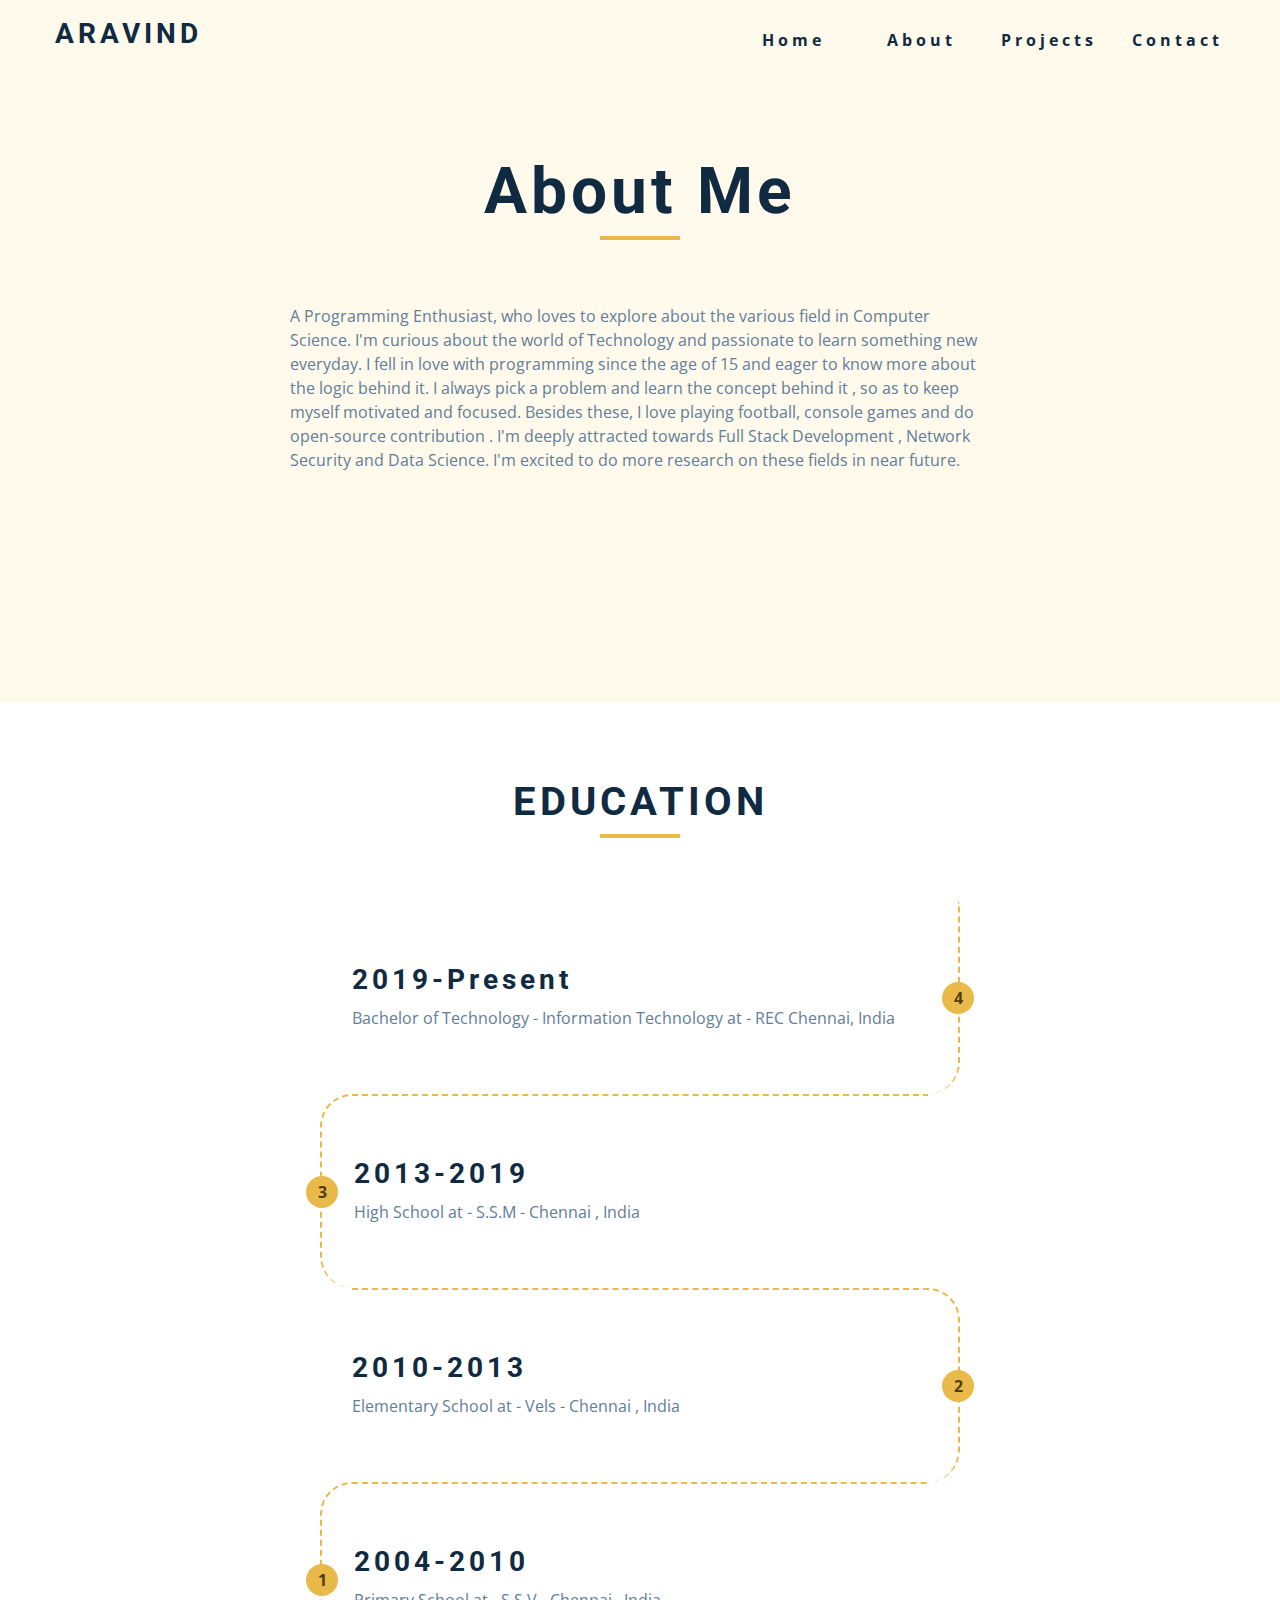
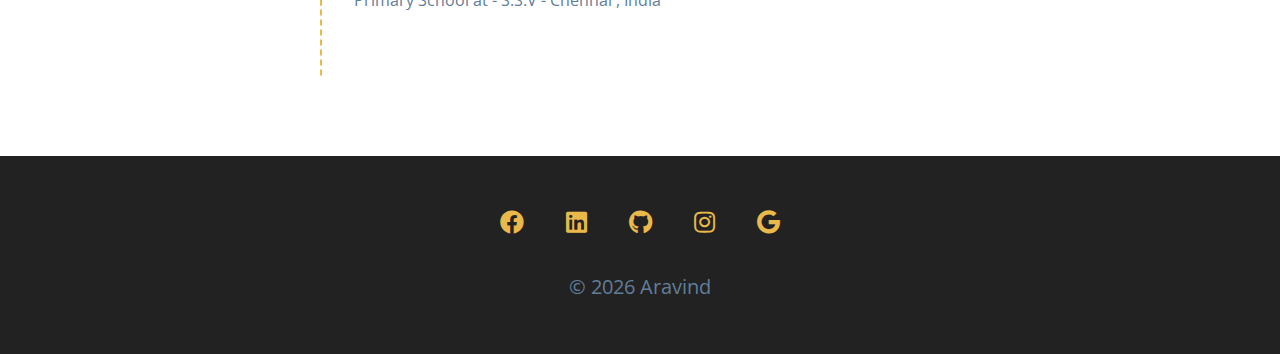
<file: about.html>
<!DOCTYPE html>
<html lang="en">
  <head>
    <meta charset="UTF-8" />
    <meta name="viewport" content="width=device-width, initial-scale=1.0" />
    <title>Aravind || About</title>
    <link
      rel="stylesheet"
      href="./fontawesome-free-5.12.1-web/css/all.min.css"
    />
    <!-- css -->
    <link rel="stylesheet" href="./css/styles.css" />
  </head>

  <body>
    <!-- navbar -->
    <nav class="nav" id="nav">
      <div class="nav-center">
        <!-- nav header -->
        <div class="nav-header">
          <h3>ARAVIND</h3>
          <button class="nav-btn" id="nav-btn">
            <i class="fas fa-bars"></i>
          </button>
        </div>
        <!-- nav links -->
        <ul class="nav-links">
          <li><a href="index.html">home</a></li>
          <li><a href="about.html">about</a></li>
          <li><a href="projects.html">projects</a></li>
          <li><a href="contact.html">contact</a></li>
        </ul>
      </div>
    </nav>
    <!-- end of navbar -->
    <!-- sidebar -->
    <aside class="sidebar" id="sidebar">
      <div>
        <button id="close-btn" class="close-btn">
          <i class="fas fa-times"></i>
        </button>
        <ul class="sidebar-links">
          <li><a href="index.html">home</a></li>
          <li><a href="about.html">about</a></li>
          <li><a href="projects.html">projects</a></li>
          <li><a href="contact.html">contact</a></li>
        </ul>
        <ul class="social-icons">
          <!-- single item -->
          <li>
            <a href="https://www.facebook.com" class="social-icon">
              <i class="fab fa-facebook"></i>
            </a>
          </li>
          <!-- end of single item -->
          <!-- single item -->
          <li>
            <a
              href="https://www.linkedin.com/in/aravind-s1503/"
              class="social-icon"
            >
              <i class="fab fa-linkedin"></i>
            </a>
          </li>
          <!-- end of single item -->
          <!-- single item -->
          <li>
            <a href="https://github.com/avd-s" class="social-icon">
              <i class="fab fa-github"></i>
            </a>
          </li>
          <!-- end of single item -->

          <!-- single item -->
          <li>
            <a href="https://www.instagram.com/avd_sparks/" class="social-icon">
              <i class="fab fa-instagram"></i>
            </a>
          </li>
          <!-- end of single item -->
          <!-- single item -->
          <li>
            <a
              href="mailto:aravinds.1503@gmail.com?Subject=Hello"
              class="social-icon"
            >
              <i class="fab fa-google"></i>
            </a>
          </li>
          <!-- end of single item -->
        </ul>
      </div>
    </aside>
    <!-- end of sidebar -->

    <!-- ############## -->
    <!-- ############## -->
    <!-- ############## -->
    <!-- ############## -->

    <section class="section single-page">
      <!-- section title -->
      <div class="section-title">
        <h1>about me</h1>
        <div class="underline"></div>
      </div>
      <!--end of section title -->
      <div class="section-center page-info">
        <!-- about page -->
        <p>
          A Programming Enthusiast, who loves to explore about the various field
          in Computer Science. I'm curious about the world of Technology and
          passionate to learn something new everyday. I fell in love with
          programming since the age of 15 and eager to know more about the logic
          behind it. I always pick a problem and learn the concept behind it ,
          so as to keep myself motivated and focused. Besides these, I love
          playing football, console games and do open-source contribution . I'm
          deeply attracted towards Full Stack Development , Network Security and
          Data Science. I'm excited to do more research on these fields in near
          future.
        </p>
      </div>
    </section>

    <!-- timeline -->
    <section class="section timeline">
      <!-- section title -->
      <div class="section-title">
        <h2>EDUCATION</h2>
        <div class="underline"></div>
      </div>
      <!--end of section title -->
      <div class="section-center timeline-center">
        <!-- single timeline item -->
        <article class="timeline-item">
          <h3>2019-present</h3>
          <p>
            Bachelor of Technology - Information Technology at - REC Chennai,
            India
          </p>
          <span class="number">
            4
          </span>
        </article>
        <!-- end of  single timeline item -->
        <!-- single timeline item -->
        <article class="timeline-item">
          <h3>2013-2019</h3>
          <p>
            High School at - S.S.M - Chennai , India
          </p>
          <span class="number">
            3
          </span>
        </article>
        <!-- end of  single timeline item -->
        <!-- single timeline item -->
        <article class="timeline-item">
          <h3>2010-2013</h3>
          <p>
            Elementary School at - Vels - Chennai , India
          </p>
          <span class="number">
            2
          </span>
        </article>
        <!-- end of  single timeline item -->
        <!-- single timeline item -->
        <article class="timeline-item">
          <h3>2004-2010</h3>
          <p>
            Primary School at - S.S.V - Chennai , India
          </p>
          <span class="number">
            1
          </span>
        </article>
        <!-- end of  single timeline item -->
      </div>
    </section>
    <!--end of  timeline -->

    <!-- footer -->
    <footer class="footer">
      <ul class="social-icons">
        <!-- single item -->
        <li>
          <a href="https://www.facebook.com" class="social-icon">
            <i class="fab fa-facebook"></i>
          </a>
        </li>
        <!-- end of single item -->
        <!-- single item -->
        <li>
          <a
            href="https://www.linkedin.com/in/aravind-s1503/"
            class="social-icon"
          >
            <i class="fab fa-linkedin"></i>
          </a>
        </li>
        <!-- end of single item -->
        <!-- single item -->
        <li>
          <a href="https://github.com/avd-s" class="social-icon">
            <i class="fab fa-github"></i>
          </a>
        </li>
        <!-- end of single item -->
        <!-- single item -->
        <li>
          <a href="https://www.instagram.com/avd_sparks/" class="social-icon">
            <i class="fab fa-instagram"></i>
          </a>
        </li>
        <!-- end of single item -->
        <!-- single item -->
        <li>
          <a
            href="mailto:aravinds.1503@gmail.com?Subject=Hello"
            class="social-icon"
          >
            <i class="fab fa-google"></i>
          </a>
        </li>
        <!-- end of single item -->
      </ul>

      <p>&copy; <span id="date"></span> Aravind</p>
    </footer>
    <script src="./js/app.js"></script>
  </body>
</html>
</file>
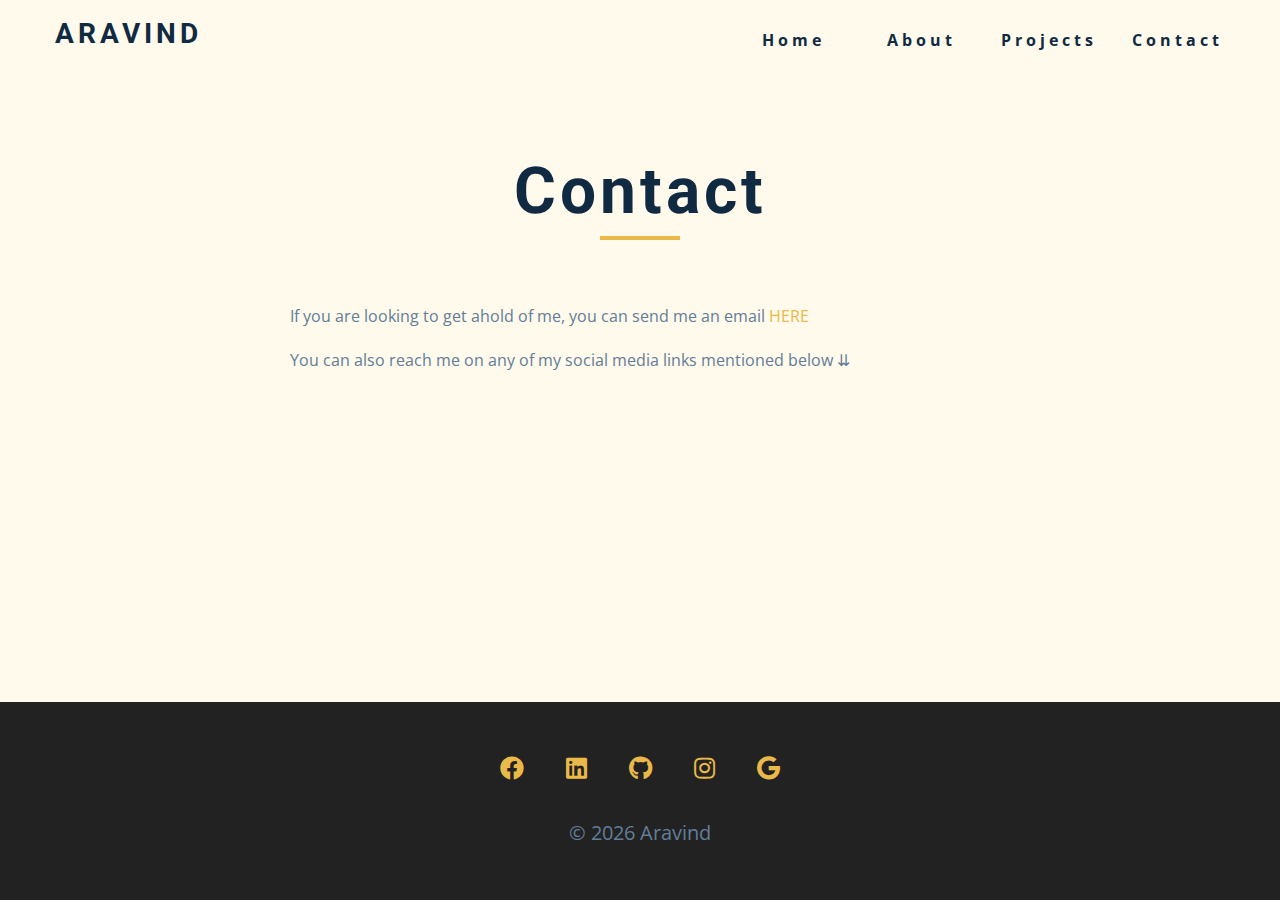
<file: contact.html>
<!DOCTYPE html>
<html lang="en">
  <head>
    <meta charset="UTF-8" />
    <meta name="viewport" content="width=device-width, initial-scale=1.0" />
    <title>Aravind || Contact</title>
    <link
      rel="stylesheet"
      href="./fontawesome-free-5.12.1-web/css/all.min.css"
    />
    <!-- css -->
    <link rel="stylesheet" href="./css/styles.css" />
  </head>

  <body>
    <!-- navbar -->
    <nav class="nav" id="nav">
      <div class="nav-center">
        <!-- nav header -->
        <div class="nav-header">
          <h3>ARAVIND</h3>
          <button class="nav-btn" id="nav-btn">
            <i class="fas fa-bars"></i>
          </button>
        </div>
        <!-- nav links -->
        <ul class="nav-links">
          <li><a href="index.html">home</a></li>
          <li><a href="about.html">about</a></li>
          <li><a href="projects.html">projects</a></li>
          <li><a href="contact.html">contact</a></li>
        </ul>
      </div>
    </nav>
    <!-- end of navbar -->
    <!-- sidebar -->
    <aside class="sidebar" id="sidebar">
      <div>
        <button id="close-btn" class="close-btn">
          <i class="fas fa-times"></i>
        </button>
        <ul class="sidebar-links">
          <li><a href="index.html">home</a></li>
          <li><a href="about.html">about</a></li>
          <li><a href="projects.html">projects</a></li>
          <li><a href="contact.html">contact</a></li>
        </ul>
        <ul class="social-icons">
          <!-- single item -->
          <li>
            <a href="https://www.facebook.com" class="social-icon">
              <i class="fab fa-facebook"></i>
            </a>
          </li>
          <!-- end of single item -->
          <!-- single item -->
          <li>
            <a
              href="https://www.linkedin.com/in/aravind-s1503/"
              class="social-icon"
            >
              <i class="fab fa-linkedin"></i>
            </a>
          </li>
          <!-- end of single item -->
          <!-- single item -->
          <li>
            <a href="https://github.com/avd-s" class="social-icon">
              <i class="fab fa-github"></i>
            </a>
          </li>
          <!-- end of single item -->
          <!-- single item -->
          <li>
            <a href="https://www.instagram.com/avd_sparks/" class="social-icon">
              <i class="fab fa-instagram"></i>
            </a>
          </li>
          <!-- end of single item -->
          <!-- single item -->
          <li>
            <a
              href="mailto:aravinds.1503@gmail.com?Subject=Hello"
              class="social-icon"
            >
              <i class="fab fa-google"></i>
            </a>
          </li>
          <!-- end of single item -->
        </ul>
      </div>
    </aside>
    <!-- end of sidebar -->

    <!-- ############## -->
    <!-- ############## -->
    <!-- ############## -->
    <!-- ############## -->

    <section class="section single-page">
      <!-- section title -->
      <div class="section-title">
        <h1>contact</h1>
        <div class="underline"></div>
      </div>
      <!--end of section title -->
      <div class="section-center page-info">
        <!-- contact page-->
        <p>
          If you are looking to get ahold of me, you can send me an email
          <a href="mailto:aravinds.1503@gmail.com">here</a>
        </p>
        <p>
          You can also reach me on any of my social media links mentioned below
          &#8650;
        </p>
      </div>
    </section>
    <!-- ############## -->
    <!-- ############## -->
    <!-- ############## -->
    <!-- ############## -->

    <!-- footer -->
    <footer class="footer">
      <ul class="social-icons">
        <!-- single item -->
        <li>
          <a href="https://www.facebook.com" class="social-icon">
            <i class="fab fa-facebook"></i>
          </a>
        </li>
        <!-- end of single item -->
        <!-- single item -->
        <li>
          <a
            href="https://www.linkedin.com/in/aravind-s1503/"
            class="social-icon"
          >
            <i class="fab fa-linkedin"></i>
          </a>
        </li>
        <!-- end of single item -->
        <!-- single item -->
        <li>
          <a href="https://github.com/avd-s" class="social-icon">
            <i class="fab fa-github"></i>
          </a>
        </li>
        <!-- end of single item -->
        <!-- single item -->
        <li>
          <a href="https://www.instagram.com/avd_sparks/" class="social-icon">
            <i class="fab fa-instagram"></i>
          </a>
        </li>
        <!-- end of single item -->
        <!-- single item -->
        <li>
          <a
            href="mailto:aravinds.1503@gmail.com?Subject=Hello"
            class="social-icon"
          >
            <i class="fab fa-google"></i>
          </a>
        </li>
        <!-- end of single item -->
      </ul>

      <p>&copy; <span id="date"></span> Aravind</p>
    </footer>
    <script src="./js/app.js"></script>
  </body>
</html>
</file>
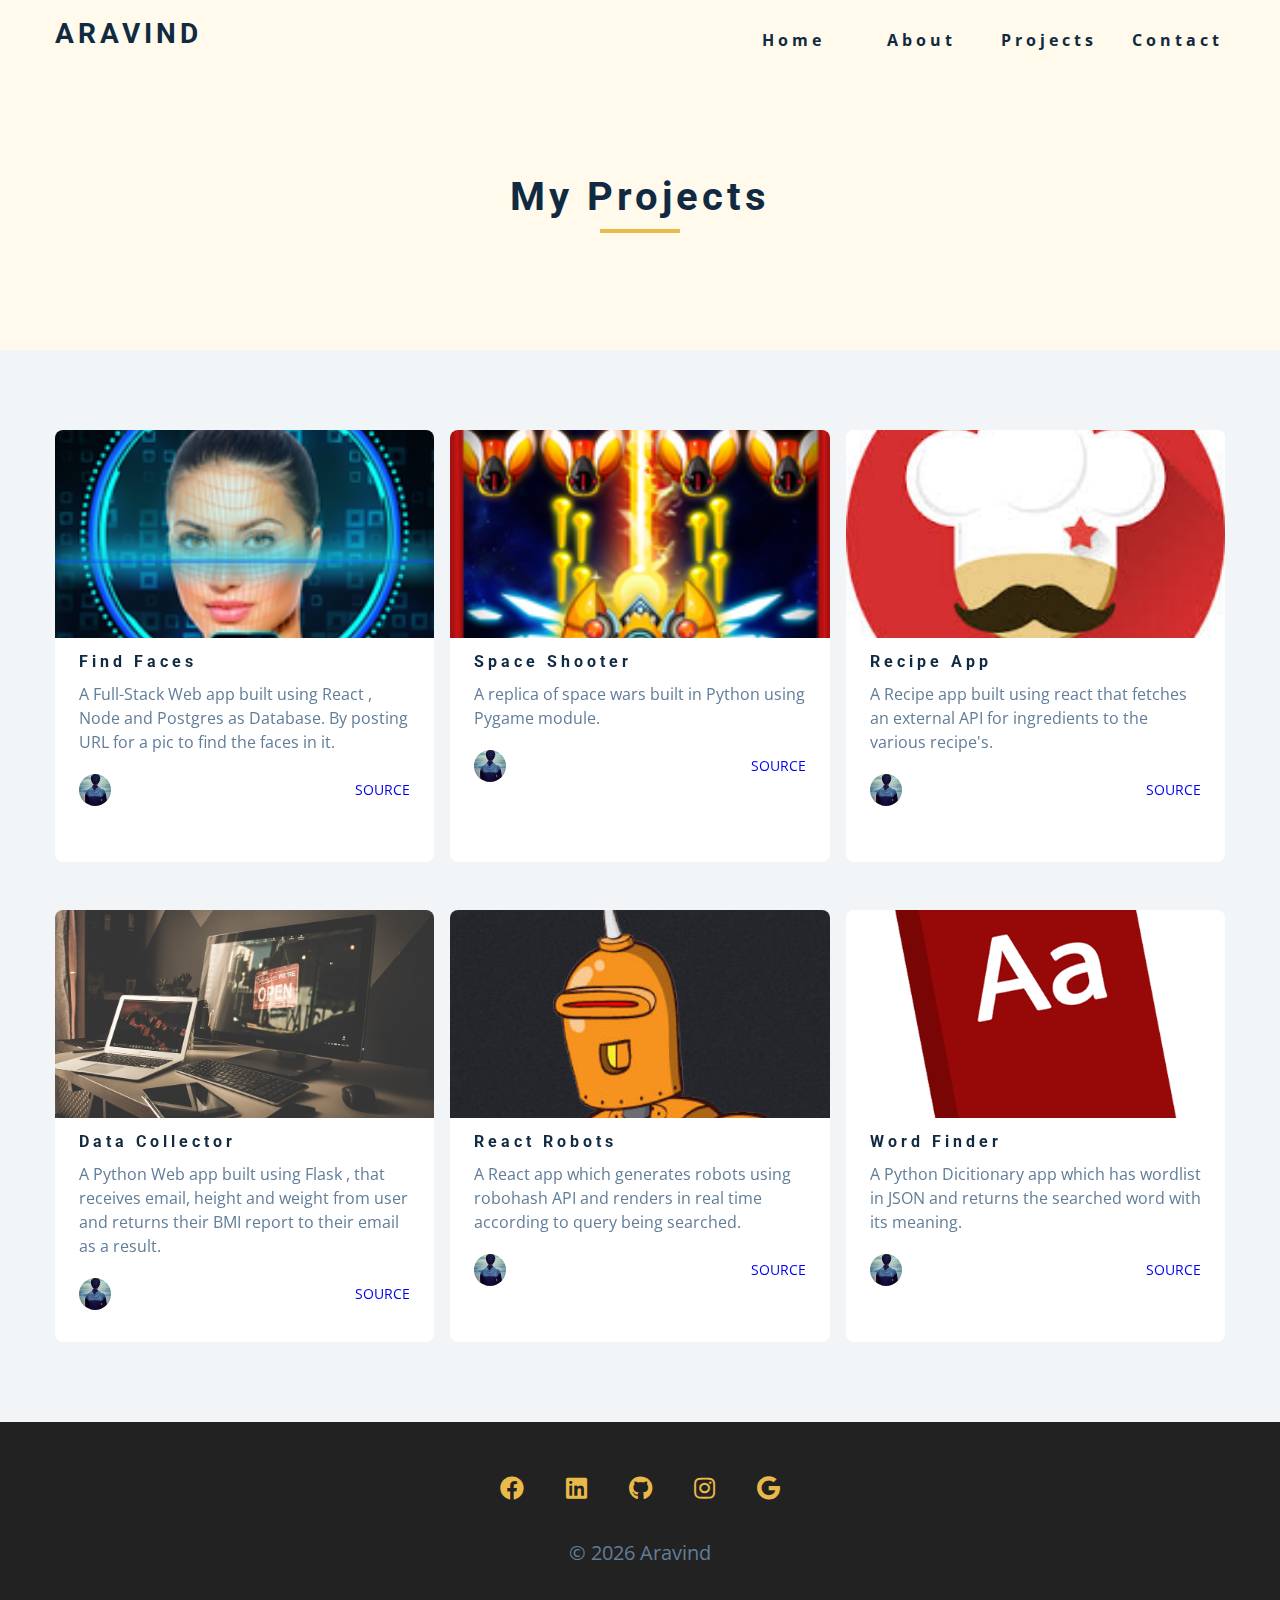
<file: projects.html>
<!DOCTYPE html>
<html lang="en">
  <head>
    <meta charset="UTF-8" />
    <meta name="viewport" content="width=device-width, initial-scale=1.0" />
    <title>Aravind || Projects</title>
    <link
      rel="stylesheet"
      href="./fontawesome-free-5.12.1-web/css/all.min.css"
    />
    <!-- css -->
    <link rel="stylesheet" href="./css/styles.css" />
  </head>

  <body>
    <!-- navbar -->
    <nav class="nav" id="nav">
      <div class="nav-center">
        <!-- nav header -->
        <div class="nav-header">
          <h3>ARAVIND</h3>
          <button class="nav-btn" id="nav-btn">
            <i class="fas fa-bars"></i>
          </button>
        </div>
        <!-- nav links -->
        <ul class="nav-links">
          <li><a href="index.html">home</a></li>
          <li><a href="about.html">about</a></li>
          <li><a href="projects.html">projects</a></li>
          <li><a href="contact.html">contact</a></li>
        </ul>
      </div>
    </nav>
    <!-- end of navbar -->
    <!-- sidebar -->
    <aside class="sidebar" id="sidebar">
      <div>
        <button id="close-btn" class="close-btn">
          <i class="fas fa-times"></i>
        </button>
        <ul class="sidebar-links">
          <li><a href="index.html">home</a></li>
          <li><a href="about.html">about</a></li>
          <li><a href="projects.html">projects</a></li>
          <li><a href="contact.html">contact</a></li>
        </ul>
        <ul class="social-icons">
          <!-- single item -->
          <li>
            <a href="https://www.facebook.com" class="social-icon">
              <i class="fab fa-facebook"></i>
            </a>
          </li>
          <!-- end of single item -->
          <!-- single item -->
          <li>
            <a
              href="https://www.linkedin.com/in/aravind-s1503/"
              class="social-icon"
            >
              <i class="fab fa-linkedin"></i>
            </a>
          </li>
          <!-- end of single item -->
          <!-- single item -->
          <li>
            <a href="https://github.com/avd-s" class="social-icon">
              <i class="fab fa-github"></i>
            </a>
          </li>
          <!-- end of single item -->
          <!-- single item -->
          <li>
            <a href="https://www.instagram.com/avd_sparks/" class="social-icon">
              <i class="fab fa-instagram"></i>
            </a>
          </li>
          <!-- end of single item -->
          <!-- single item -->
          <li>
            <a
              href="mailto:aravinds.1503@gmail.com?Subject=Hello"
              class="social-icon"
            >
              <i class="fab fa-google"></i>
            </a>
          </li>
          <!-- end of single item -->
        </ul>
      </div>
    </aside>
    <!-- end of sidebar -->

    <header class="projects-hero">
      <!-- section title -->
      <div class="section-title">
        <h2>my projects</h2>
        <div class="underline"></div>
      </div>
      <!--end of section title -->
    </header>

    <!-- projects -->

    <section class="section projects">
      <div class="section-center pro-center">
        <!-- single project -->
        <div class="card">
          <!-- front of the card -->
          <div class="card-side card-front">
            <img src="./images/icon.png" alt="" />
            <div class="card-info">
              <h4>find faces</h4>
              <p>
                A Full-Stack Web app built using React , Node and Postgres as
                Database. By posting URL for a pic to find the faces in it.
              </p>
              <div class="card-footer">
                <img src="./images/avd.jpg" alt="author image" />
                <p><a href="https://github.com/avd-s/find-face">source</a></p>
              </div>
            </div>
          </div>
          <!-- card back  -->
          <div class="card-side card-back">
            <a href="https://github.com/avd-s/find-face"
              ><button class="btn">read more</button></a
            >
          </div>
        </div>
        <!-- end of single project -->
        <!-- single project -->
        <div class="card">
          <!-- front of the card -->
          <div class="card-side card-front">
            <img src="./images/com-rocket-space-shooter-icon.jpg" alt="" />
            <div class="card-info">
              <h4>Space Shooter</h4>
              <p>
                A replica of space wars built in Python using Pygame module.
              </p>
              <div class="card-footer">
                <img src="./images/avd.jpg" alt="author image" />
                <p>
                  <a href="https://github.com/avd-s/Space-Shooter">source</a>
                </p>
              </div>
            </div>
          </div>
          <!-- card back  -->
          <div class="card-side card-back">
            <a href="https://github.com/avd-s/Space-Shooter"
              ><button class="btn">read more</button></a
            >
          </div>
        </div>
        <!-- end of single project -->
        <!-- single project -->
        <div class="card">
          <!-- front of the card -->
          <div class="card-side card-front">
            <img src="./images/images.jpeg" alt="" />
            <div class="card-info">
              <h4>Recipe App</h4>
              <p>
                A Recipe app built using react that fetches an external API for
                ingredients to the various recipe's.
              </p>
              <div class="card-footer">
                <img src="./images/avd.jpg" alt="author image" />
                <p><a href="https://github.com/avd-s/recipe-app">source</a></p>
              </div>
            </div>
          </div>
          <!-- card back  -->
          <div class="card-side card-back">
            <a href="https://github.com/avd-s/recipe-app"
              ><button class="btn">read more</button></a
            >
          </div>
        </div>
        <!-- end of single project -->
        <!-- single project -->
        <div class="card">
          <!-- front of the card -->
          <div class="card-side card-front">
            <img src="./images/project-4.jpeg" alt="" />
            <div class="card-info">
              <h4>data collector</h4>
              <p>
                A Python Web app built using Flask , that receives email, height
                and weight from user and returns their BMI report to their email
                as a result.
              </p>
              <div class="card-footer">
                <img src="./images/avd.jpg" alt="author image" />
                <p>
                  <a href="https://github.com/avd-s/python-web-app">source</a>
                </p>
              </div>
            </div>
          </div>
          <!-- card back  -->
          <div class="card-side card-back">
            <a href="https://github.com/avd-s/python-web-app"
              ><button class="btn">read more</button></a
            >
          </div>
        </div>
        <!-- end of single project -->
        <!-- single project -->
        <div class="card">
          <!-- front of the card -->
          <div class="card-side card-front">
            <img src="./images/robohash.jpg" alt="" />
            <div class="card-info">
              <h4>React Robots</h4>
              <p>
                A React app which generates robots using robohash API and
                renders in real time according to query being searched.
              </p>
              <div class="card-footer">
                <img src="./images/avd.jpg" alt="author image" />
                <p>
                  <a href="https://github.com/avd-s/React-robots">source</a>
                </p>
              </div>
            </div>
          </div>
          <!-- card back  -->
          <div class="card-side card-back">
            <a href="https://github.com/avd-s/React-robots"
              ><button class="btn">read more</button></a
            >
          </div>
        </div>
        <!-- end of single project -->
        <!-- single project -->
        <div class="card">
          <!-- front of the card -->
          <div class="card-side card-front">
            <img src="./images/dictionary.png" alt="" />
            <div class="card-info">
              <h4>Word Finder</h4>
              <p>
                A Python Dicitionary app which has wordlist in JSON and returns
                the searched word with its meaning.
              </p>
              <div class="card-footer">
                <img src="./images/avd.jpg" alt="author image" />
                <p>
                  <a href="https://github.com/avd-s/python-dictionary-finder"
                    >source</a
                  >
                </p>
              </div>
            </div>
          </div>
          <!-- card back  -->
          <div class="card-side card-back">
            <a href="https://github.com/avd-s/python-dictionary-finder"
              ><button class="btn">read more</button></a
            >
          </div>
        </div>
        <!-- end of single project -->
      </div>
    </section>
    <!--end of  projects -->

    <!-- footer -->
    <footer class="footer">
      <ul class="social-icons">
        <!-- single item -->
        <li>
          <a href="https://www.facebook.com" class="social-icon">
            <i class="fab fa-facebook"></i>
          </a>
        </li>
        <!-- end of single item -->
        <!-- single item -->
        <li>
          <a
            href="https://www.linkedin.com/in/aravind-s1503/"
            class="social-icon"
          >
            <i class="fab fa-linkedin"></i>
          </a>
        </li>
        <!-- end of single item -->
        <!-- single item -->
        <li>
          <a href="https://github.com/avd-s" class="social-icon">
            <i class="fab fa-github"></i>
          </a>
        </li>
        <!-- end of single item -->
        <!-- single item -->
        <li>
          <a href="https://www.instagram.com/avd_sparks/" class="social-icon">
            <i class="fab fa-instagram"></i>
          </a>
        </li>
        <!-- end of single item -->
        <!-- single item -->
        <li>
          <a
            href="mailto:aravinds.1503@gmail.com?Subject=Hello"
            class="social-icon"
          >
            <i class="fab fa-google"></i>
          </a>
        </li>
        <!-- end of single item -->
      </ul>

      <p>&copy; <span id="date"></span> Aravind</p>
    </footer>
    <script src="./js/app.js"></script>
  </body>
</html>
</file>
<file: css/styles.css>
/*
=============== 
Fonts
===============
*/
@import url("https://fonts.googleapis.com/css?family=Open+Sans|Roboto:400,700&display=swap");

/*
=============== 
Variables
===============
*/

:root {
  /* dark shades of primary color*/
  --clr-primary-1: hsl(43, 86%, 17%);
  --clr-primary-2: hsl(43, 77%, 27%);
  --clr-primary-3: hsl(43, 72%, 37%);
  --clr-primary-4: hsl(42, 63%, 48%);
  /* primary/main color */
  --clr-primary-5: hsl(42, 78%, 60%);
  /* lighter shades of primary color */
  --clr-primary-6: hsl(43, 89%, 70%);
  --clr-primary-7: hsl(43, 90%, 76%);
  --clr-primary-8: hsl(45, 86%, 81%);
  --clr-primary-9: hsl(45, 90%, 88%);
  --clr-primary-10: hsl(45, 100%, 96%);
  /* darkest grey - used for headings */
  --clr-grey-1: hsl(209, 61%, 16%);
  --clr-grey-2: hsl(211, 39%, 23%);
  --clr-grey-3: hsl(209, 34%, 30%);
  --clr-grey-4: hsl(209, 28%, 39%);
  /* grey used for paragraphs */
  --clr-grey-5: hsl(210, 22%, 49%);
  --clr-grey-6: hsl(209, 23%, 60%);
  --clr-grey-7: hsl(211, 27%, 70%);
  --clr-grey-8: hsl(210, 31%, 80%);
  --clr-grey-9: hsl(212, 33%, 89%);
  --clr-grey-10: hsl(210, 36%, 96%);
  --clr-white: #fff;
  --ff-primary: "Roboto", sans-serif;
  --ff-secondary: "Open Sans", sans-serif;
  --transition: all 0.3s linear;
  --spacing: 0.25rem;
  --radius: 0.5rem;
  --light-shadow: 0 5px 15px rgba(0, 0, 0, 0.1);
  --dark-shadow: 0 5px 15px rgba(0, 0, 0, 0.2);
  --max-width: 1170px;
}
/*
=============== 
Global Styles
===============
*/

*,
::after,
::before {
  margin: 0;
  padding: 0;
  box-sizing: border-box;
}
body {
  font-family: var(--ff-secondary);
  background: var(--clr-white);
  color: var(--clr-grey-1);
  line-height: 1.5;
  font-size: 0.875rem;
}
ul {
  list-style-type: none;
}
a {
  text-decoration: none;
}
img:not(.nav-logo) {
  width: 100%;
  display: block;
}

h1,
h2,
h3,
h4 {
  letter-spacing: var(--spacing);
  text-transform: capitalize;
  line-height: 1.25;
  margin-bottom: 0.75rem;
  font-family: var(--ff-primary);
}
h1 {
  font-size: 3rem;
}
h2 {
  font-size: 2rem;
}
h3 {
  font-size: 1.25rem;
}
h4 {
  font-size: 0.875rem;
}
p {
  margin-bottom: 1.25rem;
  color: var(--clr-grey-5);
}
@media screen and (min-width: 800px) {
  h1 {
    font-size: 4rem;
  }
  h2 {
    font-size: 2.5rem;
  }
  h3 {
    font-size: 1.75rem;
  }
  h4 {
    font-size: 1rem;
  }
  body {
    font-size: 1rem;
  }
  h1,
  h2,
  h3,
  h4 {
    line-height: 1;
  }
}
/*  global classes */

.btn {
  text-transform: uppercase;
  background: var(--clr-primary-5);
  color: var(--clr-primary-1);
  padding: 0.375rem 0.75rem;
  letter-spacing: var(--spacing);
  display: inline-block;
  font-weight: 700;
  -webkit-transition: var(--transition);
  transition: var(--transition);
  font-size: 0.875rem;
  border: 2px solid transparent;
  cursor: pointer;
  box-shadow: 0 1px 3px rgba(0, 0, 0, 0.2);
  border-radius: var(--radius);
}
.btn:hover {
  color: var(--clr-primary-1);
  background: var(--clr-primary-7);
}
/* section */
.section {
  padding: 5rem 0;
}

.section-center {
  width: 90vw;
  margin: 0 auto;
  max-width: 1170px;
}
@media screen and (min-width: 992px) {
  .section-center {
    width: 95vw;
  }
}

.underline {
  width: 5rem;
  height: 0.25rem;
  margin-bottom: 1.25rem;
  background: var(--clr-primary-5);
  margin-left: auto;
  margin-right: auto;
}
.section-title {
  margin-bottom: 4rem;
  text-align: center;
}
.bg-grey {
  background: var(--clr-grey-10);
}
/*
=============== 
Navbar
===============
*/
.nav-links {
  display: none;
}
.nav {
  height: 5rem;
  padding: 1rem;
  display: grid;
  -webkit-box-align: center;
  align-items: center;
  -webkit-transition: var(--transition);
  transition: var(--transition);
}
.nav-center {
  width: 100%;
  max-width: 1170px;
  margin: 0 auto;
}
.nav-header {
  display: grid;
  grid-template-columns: auto 1fr;
  -webkit-box-align: center;
  align-items: center;
}
.nav-btn {
  background: transparent;
  border-color: transparent;
  color: var(--clr-primary-5);
  font-size: 2rem;
  cursor: pointer;
  justify-self: end;
}
@media screen and (min-width: 768px) {
  .nav {
    background: var(--clr-primary-10);
  }
  .nav-btn {
    display: none;
  }
  .nav-links {
    display: grid;
    grid-template-columns: repeat(4, 1fr);
    justify-items: center;
    -webkit-column-gap: 2rem;
    -moz-column-gap: 2rem;
    column-gap: 2rem;
    justify-self: end;
  }
  .nav-links a {
    text-transform: capitalize;
    color: var(--clr-grey-1);
    font-weight: bold;
    letter-spacing: var(--spacing);
    -webkit-transition: var(--transition);
    transition: var(--transition);
  }
  .nav-links a:hover {
    color: var(--clr-primary-5);
  }
  .nav-center {
    display: grid;
    grid-template-columns: auto 1fr;
    -webkit-box-align: center;
    align-items: center;
  }
}
/* sticky navbar */
.navbar-fixed {
  position: fixed;
  top: 0;
  left: 0;
  width: 100%;
  background: var(--clr-white);
  z-index: 2;
  box-shadow: var(--light-shadow);
}

/*
=============== 
Sidebar
===============
*/
.sidebar {
  position: fixed;
  top: 0;
  left: 0;
  width: 100%;
  height: 100%;
  background: var(--clr-grey-10);
  z-index: 4;
  display: grid;
  place-items: center;
  -webkit-transition: var(--transition);
  transition: var(--transition);
  /* add later */
  -webkit-transform: translateX(-100%);
  transform: translateX(-100%);
}
/* toggle sidebar */
.show-sidebar {
  -webkit-transform: translateX(0);
  transform: translateX(0);
}
.sidebar-links {
  text-align: center;
}
.sidebar-links a {
  font-size: 2rem;
  text-transform: capitalize;
  -webkit-transition: var(--transition);
  transition: var(--transition);
  color: var(--clr-grey-5);
  letter-spacing: var(--spacing);
  display: inline-block;
  margin-bottom: 1.5rem;
}
.sidebar-links a:hover {
  color: var(--clr-primary-5);
}
.social-icons {
  display: grid;
  margin-top: 3rem;
  width: 20rem;
  grid-template-columns: repeat(5, 1fr);
  justify-items: center;
}
.social-icon {
  font-size: 1.5rem;
  color: var(--clr-grey-1);
  -webkit-transition: var(--transition);
  transition: var(--transition);
}
.social-icon:hover {
  color: var(--clr-primary-5);
}
.close-btn {
  position: absolute;
  top: 1rem;
  right: 1rem;
  font-size: 3rem;
  background: transparent;
  border: transparent;
  -webkit-transition: var(--transition);
  transition: var(--transition);
  color: #bb2525;
  cursor: pointer;
}
.close-btn:hover {
  color: #e66b6b;
}
/*
=============== 
Hero
===============
*/
/* underline added to globals */
.hero .underline {
  margin-bottom: 0.5rem;
  margin-left: 0;
}
.hero-img {
  display: none;
}
.hero {
  background: var(--clr-primary-10);
}
.hero-center {
  min-height: calc(100vh - 5rem);
  display: grid;
  place-items: center;
}
.hero-info h4 {
  color: var(--clr-grey-5);
}
.hero-icons {
  justify-items: start;
}
.hero-btn {
  margin-top: 1.25rem;
}
@media screen and (min-width: 992px) {
  .hero-img {
    display: block;
    position: relative;
  }
  .hero-center {
    grid-template-columns: 1fr 1fr;
  }

  .hero-img::before,
  .about-img::before {
    content: "";
    position: absolute;
    width: 100%;
    height: 100%;
    border: 0.25rem solid var(--clr-primary-5);
    top: 2rem;
    right: -2rem;
    border-radius: var(--radius);
  }
}
.hero-photo {
  max-width: 25rem;
  max-height: 30rem;
  -o-object-fit: cover;
  object-fit: cover;
  border-radius: var(--radius);
  position: relative;
}
/*
=============== 
About
===============
*/
/* section title added to globals */
.about-title {
  text-align: left;
  margin-bottom: 2rem;
}
.about-title .underline {
  margin-left: 0;
}
.about-center {
  display: grid;
  gap: 3rem 2rem;
}
.about-img {
  justify-self: center;
}
@media screen and (min-width: 992px) {
  .about-center {
    grid-template-columns: 1fr 1fr;
  }
  .about-img {
    position: relative;
  }
  .about-img::before {
    left: -2rem;
  }
  .about-info {
    align-self: center;
  }
}
/*
=============== 
Intrests
===============
*/
/* bg-grey in globals */
.service {
  background: var(--clr-white);
  padding: 3rem 1.5rem;
  margin-bottom: 2rem;
  border-radius: var(--radius);
  text-align: center;
  -webkit-transition: var(--transition);
  transition: var(--transition);
}
.service-icon {
  font-size: 2rem;
  margin-bottom: 1.5rem;
}
.service .underline {
  width: 3rem;
  height: 0.12rem;
  -webkit-transition: var(--transition);
  transition: var(--transition);
}
.service p {
  -webkit-transition: var(--transition);
  transition: var(--transition);
}
.service:hover {
  background: var(--clr-primary-5);
  color: var(--clr-white);
}
.service:hover p {
  color: var(--clr-white);
}
.service:hover .underline {
  background: var(--clr-white);
}
@media screen and (min-width: 676px) {
  .services-center {
    display: grid;
    grid-template-columns: 1fr 1fr;
    -webkit-column-gap: 2rem;
    -moz-column-gap: 2rem;
    column-gap: 2rem;
  }
}
@media screen and (min-width: 992px) {
  .services-center {
    grid-template-columns: 1fr 1fr 1fr;
  }
}

/*
=============== 
Connect bg-video
===============
*/
.connect {
  min-height: 40vh;
  position: relative;
  padding: 10rem 0 5rem 0;
  margin: 5rem 0;
}
.video-container {
  position: absolute;
  top: 0;
  left: 0;
  width: 100%;
  height: 100%;
  -o-object-fit: cover;
  object-fit: cover;
  z-index: -2;
}
.connect::after {
  content: "";
  position: absolute;
  top: 0;
  left: 0;
  width: 100%;
  height: 100%;
  background: var(--clr-white);
  /* background: rgba(0, 0, 0, 0.6); */
  opacity: 0.7;
  z-index: -1;
}
.connect {
  display: grid;
  place-items: center;
}
.video-banner .section-title {
  margin-bottom: 2rem;
}
.video-text {
  max-width: 30rem;
}
.video-banner {
  background: var(--clr-primary-10);
  padding: 3rem 5rem 12rem 5rem;
  text-align: center;

  -webkit-clip-path: polygon(
    0% 0%,
    100% 0%,
    100% 75%,
    75% 75%,
    75% 100%,
    50% 75%,
    0% 75%
  );
  clip-path: polygon(
    0% 0%,
    100% 0%,
    100% 75%,
    75% 75%,
    75% 100%,
    50% 75%,
    0% 75%
  );
}
.connect {
  -webkit-clip-path: polygon(
    50% 0%,
    100% 10%,
    100% 90%,
    50% 100%,
    0 90%,
    0 10%
  );
  clip-path: polygon(50% 0%, 100% 10%, 100% 90%, 50% 100%, 0 90%, 0 10%);
}
/*

=============== 
Timeline
===============
*/
.timeline-center {
  width: 80vw;
  max-width: 40rem;
}
.timeline-item {
  border-top: 2px dashed var(--clr-primary-5);
  margin: 0;
  padding: 4rem 2rem;
  position: relative;
}
.timeline p {
  margin-bottom: 0;
}
.timeline-item:nth-child(even) {
  border-left: 2px dashed var(--clr-primary-5);
  border-top-left-radius: 2rem;
  border-bottom-left-radius: 2rem;

  margin-right: 2rem;
  padding-right: 0;
}
.timeline-item:nth-child(odd) {
  border-right: 2px dashed var(--clr-primary-5);
  border-top-right-radius: 2rem;
  border-bottom-right-radius: 2rem;
  margin-left: 2rem;
  padding-left: 0;
}
.timeline-item:first-child {
  border-top: 0;
  border-top-right-radius: 0;
}
.timeline-item:last-child {
  border-bottom-left-radius: 0;
}
.number {
  position: absolute;
  top: 50%;
  -webkit-transform: translate(-50%, -50%);
  transform: translate(-50%, -50%);
  margin-bottom: 0;
  background: var(--clr-primary-5);
  width: 2rem;
  height: 2rem;
  border-radius: 50%;
  display: grid;
  place-items: center;
  color: var(--clr-primary-1);
  font-weight: bold;
}
.timeline-item:nth-child(even) .number {
  left: 0;
}
.timeline-item:nth-child(odd) .number {
  right: 0;
  -webkit-transform: translate(50%, -50%);
  transform: translate(50%, -50%);
}

/*
=============== 
Footer
===============
*/
.footer {
  padding-bottom: 2rem;
  background: #222;
  display: grid;
  place-items: center;
}
.footer .social-icons {
  place-items: center;
  margin-bottom: 2rem;
}
.footer .social-icon {
  color: var(--clr-primary-5);
}
.footer .social-icon:hover {
  color: var(--clr-primary-10);
}
.footer p {
  font-size: 1.25rem;
  text-transform: capitalize;
}
/*
=============== 
Single Page
===============
*/
.single-page {
  background: var(--clr-primary-10);
  min-height: calc(100vh - 5rem - 198px);
}
.page-info {
  max-width: 700px;
}
.page-info a {
  text-transform: uppercase;
  color: var(--clr-primary-5);
  -webkit-transition: var(--transition);
  transition: var(--transition);
}
.page-info a:hover {
  color: var(--clr-primary-1);
}

/*
=============== 
Projects Page
===============
*/
.projects-hero {
  height: 30vh;
  background: var(--clr-primary-10);
  display: grid;
  place-items: center;
}
.projects-hero .section-title {
  margin-bottom: 0;
}

.projects {
  background: var(--clr-grey-10);
}
.card {
  height: 27rem;
  position: relative;
  /* talk later */
  -webkit-perspective: 1500px;
  perspective: 1500px;
}
.card-side {
  -webkit-transition: all 1.25s linear;
  transition: all 1.25s linear;
  -webkit-backface-visibility: hidden;
  backface-visibility: hidden;
  position: absolute;
  top: 0;
  left: 0;
  width: 100%;
  height: 100%;
  border-radius: var(--radius);
  -webkit-transform: translate3d(0, 0, 0);
  visibility: visible;
}
.card-front {
  background: var(--clr-white);
}
.card-back {
  background: var(--clr-primary-10);
  -webkit-transform: rotateY(180deg);
  transform: rotateY(180deg);
  display: grid;
  place-items: center;
}
.card:hover .card-front {
  -webkit-transform: rotateY(-180deg);
  transform: rotateY(-180deg);
}
.card:hover .card-back {
  -webkit-transform: rotateY(0);
  transform: rotateY(0);
}
/* rest of the styles */
.card-info {
  padding: 1rem 1.5rem;
}
.card-front img {
  height: 13rem;
  -o-object-fit: cover;
  object-fit: cover;
  border-top-left-radius: var(--radius);
  border-top-right-radius: var(--radius);
}
.card-footer {
  display: grid;
  grid-template-columns: auto 1fr;
  -webkit-box-align: center;
  align-items: center;
}
.card-footer img {
  width: 2rem;
  height: 2rem;
  -o-object-fit: cover;
  object-fit: cover;
  border-radius: 50%;
}
.card-footer p {
  margin-bottom: 0;
  text-transform: uppercase;
  justify-self: end;
  color: var(--clr-primary-5);
  font-size: 0.85rem;
}
.pro-center {
  display: grid;
  grid-template-columns: repeat(auto-fill, minmax(330px, 1fr));
  gap: 3rem 1rem;
}
</file>
